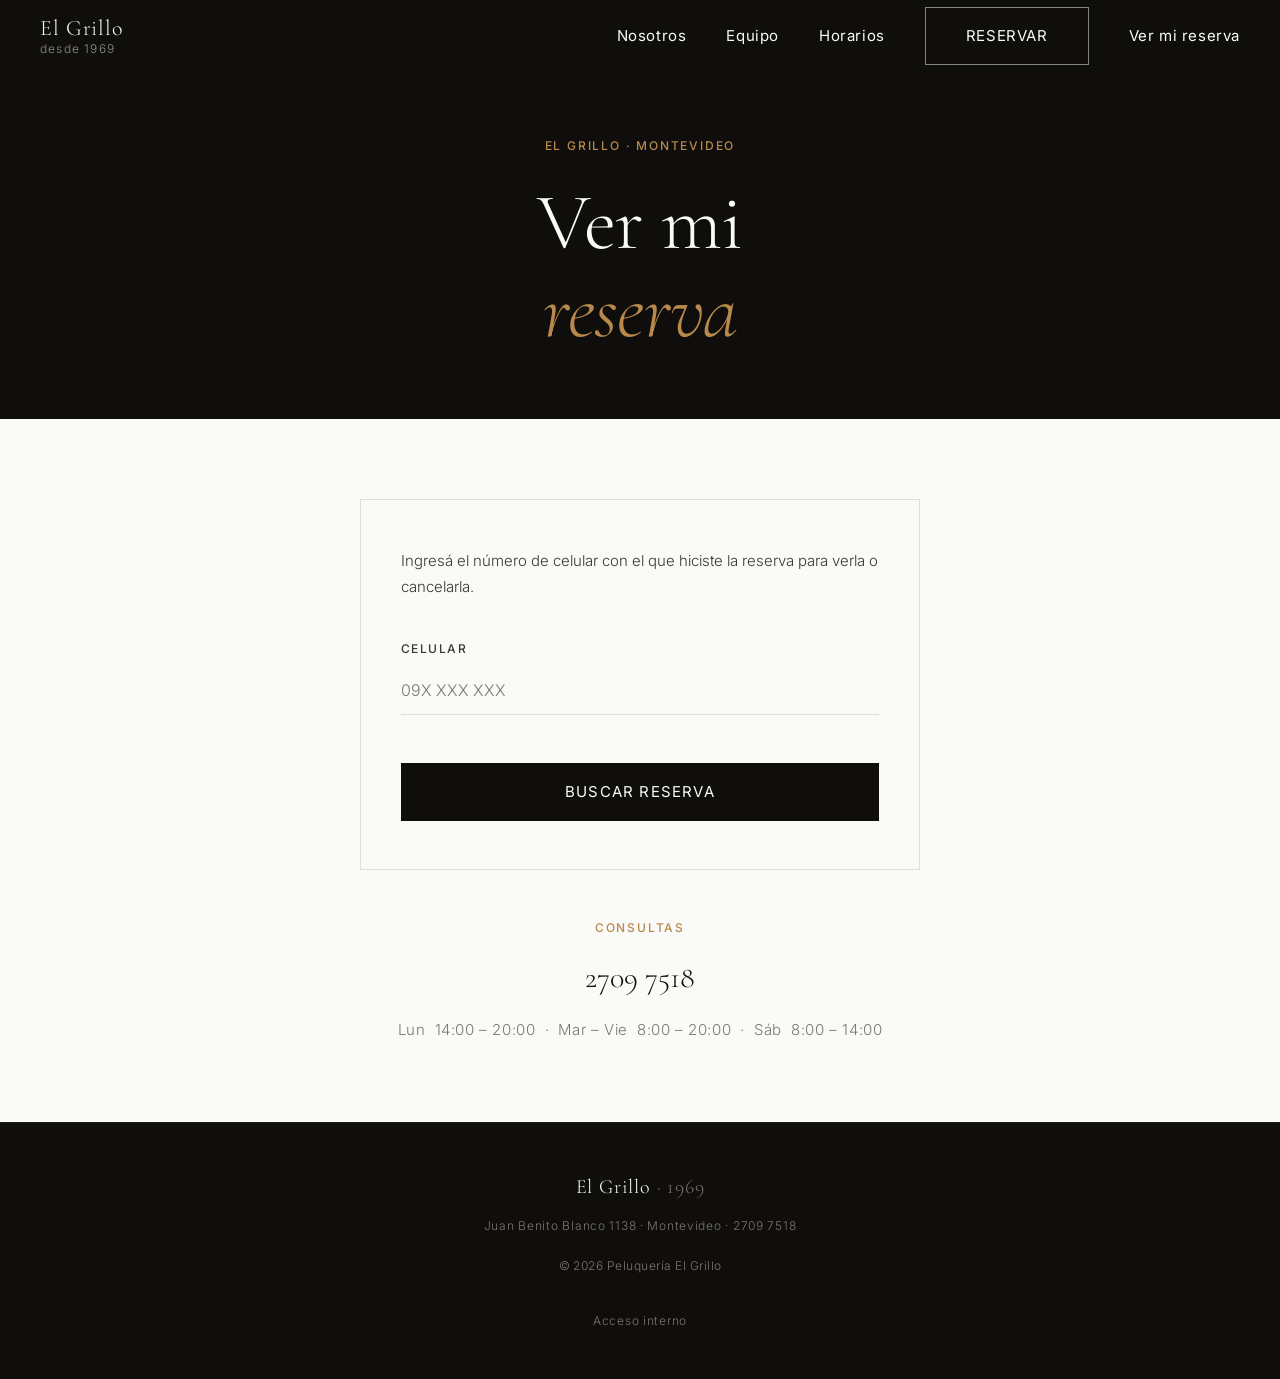
<file: cancelar.html>
<!DOCTYPE html>
<html lang="es">
<head>
  <meta charset="UTF-8">
  <meta name="viewport" content="width=device-width, initial-scale=1.0">
  <meta name="description" content="Buscá y cancelá tu turno en Peluquería El Grillo.">
  <title>Ver mi reserva — El Grillo</title>
  <link rel="icon" type="image/png" href="favicon.png">
  <link rel="apple-touch-icon" href="favicon.png">

  <link rel="preconnect" href="https://fonts.googleapis.com">
  <link rel="preconnect" href="https://fonts.gstatic.com" crossorigin>
  <link href="https://fonts.googleapis.com/css2?family=Cormorant+Garamond:ital,wght@0,300;0,400;1,300&family=Inter:wght@300;400;500&display=swap" rel="stylesheet">
  <link rel="stylesheet" href="style.css">
</head>
<body>

  <!-- ── NAV ─────────────────────────────────────────────────────────────── -->
  <header id="nav" role="banner">
    <nav class="nav__inner" aria-label="Navegación principal">

      <a class="nav__logo" href="index.html" aria-label="Peluquería El Grillo — inicio">
        <span class="nav__logo-name">El Grillo</span>
        <span class="nav__logo-sub">desde 1969</span>
      </a>

      <ul class="nav__links" role="list">
        <li><a href="index.html#nosotros">Nosotros</a></li>
        <li><a href="index.html#equipo">Equipo</a></li>
        <li><a href="index.html#horarios">Horarios</a></li>
        <li>
          <a class="btn btn--ghost" href="reservas.html">Reservar</a>
        </li>
        <li><a href="cancelar.html" aria-current="page">Ver mi reserva</a></li>
      </ul>

      <button
        class="nav__hamburger"
        aria-label="Abrir menú"
        aria-expanded="false"
        aria-controls="nav__mobile">
        <span></span>
        <span></span>
        <span></span>
      </button>

    </nav>

  </header>

  <div id="nav__mobile" class="nav__mobile" aria-hidden="true">
    <ul role="list">
      <li><a href="index.html#nosotros">Nosotros</a></li>
      <li><a href="index.html#equipo">Equipo</a></li>
      <li><a href="index.html#horarios">Horarios</a></li>
      <li>
        <a class="btn btn--primary" href="reservas.html">Reservar turno</a>
      </li>
      <li>
        <a class="nav__mobile-secondary" href="cancelar.html">Ver mi reserva</a>
      </li>
    </ul>
  </div>

  <main>

    <!-- ── PAGE HEADER ────────────────────────────────────────────────────── -->
    <div class="page-header">
      <div class="container">
        <p class="overline page-header__overline">El Grillo · Montevideo</p>
        <h1 class="page-header__title">
          Ver mi<br><em>reserva</em>
        </h1>
      </div>
    </div>

    <!-- ── SEARCH FORM ──────────────────────────────────────────────────────── -->
    <section class="booking-section">
      <div class="container">

        <div class="booking-card">
          <form
            class="booking-form"
            id="cancelarForm">

            <p style="font-size: var(--text-sm); color: var(--color-ink-muted); font-weight: 300; line-height: 1.7; margin-bottom: var(--space-2);">
              Ingresá el número de celular con el que hiciste la reserva para verla o cancelarla.
            </p>

            <div class="form-field">
              <label class="form-label" for="celular">Celular</label>
              <input
                class="form-input"
                type="tel"
                id="celular"
                name="celular"
                placeholder="09X XXX XXX"
                inputmode="numeric"
                maxlength="11"
                autocomplete="tel"
                required>
            </div>

            <button class="btn btn--primary btn--full" type="submit">
              Buscar reserva
            </button>

          </form>
        </div>

        <div style="text-align: center; margin-top: var(--space-12);">
          <p class="overline" style="margin-bottom: var(--space-4);">Consultas</p>
          <a href="tel:+59827097518" style="font-family: var(--font-display); font-size: var(--text-xl); font-weight: 300; color: var(--color-ink); transition: color 200ms;">2709 7518</a>
          <p style="margin-top: var(--space-4); font-size: var(--text-sm); color: var(--color-ink-faint); letter-spacing: 0.04em;">
            Lun &nbsp;14:00 – 20:00 &nbsp;·&nbsp; Mar – Vie &nbsp;8:00 – 20:00 &nbsp;·&nbsp; Sáb &nbsp;8:00 – 14:00
          </p>
        </div>

      </div>
    </section>

  </main>

  <!-- ── FOOTER ────────────────────────────────────────────────────────────── -->
  <footer class="footer" role="contentinfo">
    <div class="footer__inner container">
      <p class="footer__brand">El Grillo <span>· 1969</span></p>
      <p class="footer__address">Juan Benito Blanco 1138 · Montevideo · 2709 7518</p>
      <p class="footer__copy">&copy; <span id="footer-year"></span> Peluquería El Grillo</p>
      <script>document.getElementById('footer-year').textContent = new Date().getFullYear();</script>
      <a href="sistema/login.html" class="footer__sistema">Acceso interno</a>
    </div>
  </footer>

  <script src="script.js" defer></script>
  <script>
    var celularInput = document.getElementById('celular');
    celularInput.addEventListener('input', function () {
      var digits = this.value.replace(/\D/g, '').slice(0, 9);
      if (digits.length > 6)
        this.value = digits.slice(0,3) + ' ' + digits.slice(3,6) + ' ' + digits.slice(6);
      else if (digits.length > 3)
        this.value = digits.slice(0,3) + ' ' + digits.slice(3);
      else
        this.value = digits;
    });

    document.getElementById('cancelarForm').addEventListener('submit', function (e) {
      e.preventDefault();
      alert('Esta es una demo visual. La funcionalidad real requiere integración con el sistema de El Grillo.');
    });
  </script>
</body>
</html>
</file>
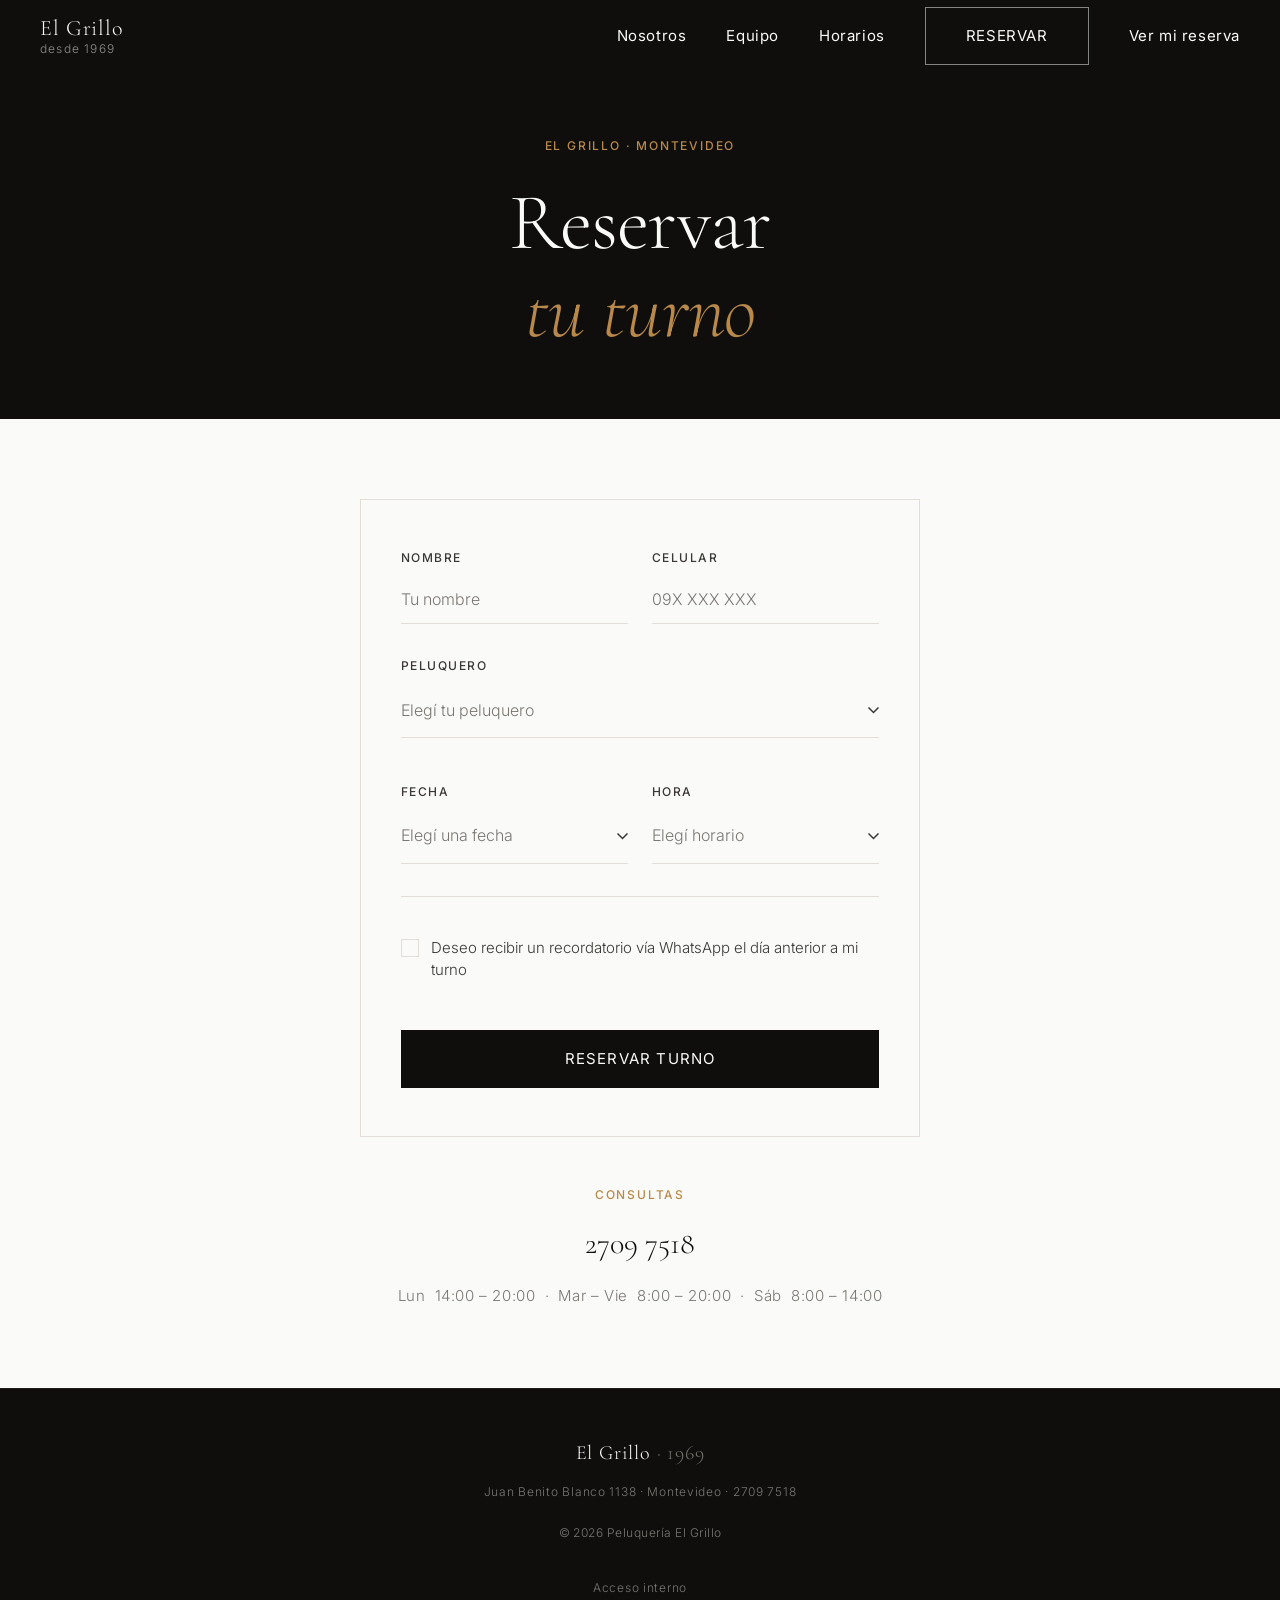
<file: reservas.html>
<!DOCTYPE html>
<html lang="es">
<head>
  <meta charset="UTF-8">
  <meta name="viewport" content="width=device-width, initial-scale=1.0">
  <meta name="description" content="Reservar turno en Peluquería El Grillo — Juan Benito Blanco 1138, Montevideo.">
  <title>Reservar Turno — El Grillo</title>
  <link rel="icon" type="image/png" href="favicon.png">
  <link rel="apple-touch-icon" href="favicon.png">

  <link rel="preconnect" href="https://fonts.googleapis.com">
  <link rel="preconnect" href="https://fonts.gstatic.com" crossorigin>
  <link href="https://fonts.googleapis.com/css2?family=Cormorant+Garamond:ital,wght@0,300;0,400;1,300&family=Inter:wght@300;400;500&display=swap" rel="stylesheet">
  <link rel="stylesheet" href="style.css">
</head>
<body>

  <!-- ── NAV ─────────────────────────────────────────────────────────────── -->
  <header id="nav" role="banner">
    <nav class="nav__inner" aria-label="Navegación principal">

      <a class="nav__logo" href="index.html" aria-label="Peluquería El Grillo — inicio">
        <span class="nav__logo-name">El Grillo</span>
        <span class="nav__logo-sub">desde 1969</span>
      </a>

      <ul class="nav__links" role="list">
        <li><a href="index.html#nosotros">Nosotros</a></li>
        <li><a href="index.html#equipo">Equipo</a></li>
        <li><a href="index.html#horarios">Horarios</a></li>
        <li>
          <a class="btn btn--ghost" href="reservas.html" aria-current="page">
            Reservar
          </a>
        </li>
        <li><a href="cancelar.html">Ver mi reserva</a></li>
      </ul>

      <button
        class="nav__hamburger"
        aria-label="Abrir menú"
        aria-expanded="false"
        aria-controls="nav__mobile">
        <span></span>
        <span></span>
        <span></span>
      </button>

    </nav>

  </header>

  <div id="nav__mobile" class="nav__mobile" aria-hidden="true">
    <ul role="list">
      <li><a href="index.html#nosotros">Nosotros</a></li>
      <li><a href="index.html#equipo">Equipo</a></li>
      <li><a href="index.html#horarios">Horarios</a></li>
      <li>
        <a class="btn btn--primary" href="reservas.html">
          Reservar turno
        </a>
      </li>
      <li>
        <a class="nav__mobile-secondary" href="cancelar.html">Ver mi reserva</a>
      </li>
    </ul>
  </div>

  <main>

    <!-- ── PAGE HEADER ────────────────────────────────────────────────────── -->
    <div class="page-header">
      <div class="container">
        <p class="overline page-header__overline">El Grillo · Montevideo</p>
        <h1 class="page-header__title">
          Reservar<br><em>tu turno</em>
        </h1>
      </div>
    </div>

    <!-- ── BOOKING FORM ───────────────────────────────────────────────────── -->
    <section class="booking-section" aria-labelledby="form-heading">
      <div class="container">

        <div class="booking-card">

          <!-- Confirmation screen (demo) -->
          <div class="booking-confirm" id="bookingConfirm" style="display:none;">
            <div class="booking-confirm__check">
              <svg class="booking-confirm__svg" viewBox="0 0 52 52" fill="none" xmlns="http://www.w3.org/2000/svg" aria-hidden="true">
                <circle class="booking-confirm__circle" cx="26" cy="26" r="24" stroke="currentColor" stroke-width="2"/>
                <path class="booking-confirm__tick" d="M14 26 L22 34 L38 18" stroke="currentColor" stroke-width="2.5" stroke-linecap="round" stroke-linejoin="round"/>
              </svg>
            </div>
            <h2 class="booking-confirm__title">¡Turno reservado!</h2>
            <p class="booking-confirm__sub">Te esperamos el</p>
            <div class="booking-confirm__detail" id="confirmDetail"></div>
            <a class="btn btn--primary" href="reservas.html" style="margin-top: var(--space-8);">Nueva reserva</a>
          </div>

          <form
            class="booking-form"
            id="bookingForm"
            novalidate>

            <!-- Nombre + Celular -->
            <div class="form-row">
              <div class="form-field">
                <label class="form-label" for="nombre">Nombre</label>
                <input
                  class="form-input"
                  type="text"
                  id="nombre"
                  name="nombre"
                  placeholder="Tu nombre"
                  autocomplete="given-name"
                  required>
                <p class="field-error" id="err-nombre">Completá tu nombre</p>
              </div>
              <div class="form-field">
                <label class="form-label" for="celular">Celular</label>
                <input
                  class="form-input"
                  type="tel"
                  id="celular"
                  name="celular"
                  placeholder="09X XXX XXX"
                  inputmode="numeric"
                  maxlength="11"
                  autocomplete="tel"
                  required>
                <p class="field-error" id="err-celular">Ingresá un celular uruguayo válido (09X XXX XXX)</p>
              </div>
            </div>

            <!-- Peluquero -->
            <div class="form-field">
              <label class="form-label" id="label-peluquero">Peluquero</label>
              <div class="custom-select" id="csBarber" role="combobox" aria-labelledby="label-peluquero">
                <button class="custom-select__trigger" type="button" aria-haspopup="listbox" aria-expanded="false">
                  <span class="custom-select__value custom-select__value--placeholder">Elegí tu peluquero</span>
                  <svg class="custom-select__chevron" width="11" height="7" viewBox="0 0 11 7" fill="none" aria-hidden="true"><path d="M1 1l4.5 4.5L10 1" stroke="currentColor" stroke-width="1.5" stroke-linecap="square"/></svg>
                </button>
                <ul class="custom-select__list" role="listbox">
                  <li class="custom-select__option" data-value="joel" role="option">Joel</li>
                  <li class="custom-select__option" data-value="gerardo" role="option">Gerardo</li>
                  <li class="custom-select__option" data-value="alejandro" role="option">Alejandro</li>
                  <li class="custom-select__option" data-value="david" role="option">David</li>
                </ul>
                <input type="hidden" id="peluquero" name="peluquero">
              </div>
              <p class="form-hint" id="peluquero-hint"></p>
              <p class="field-error" id="err-peluquero">Elegí tu peluquero</p>
            </div>

            <!-- Fecha + Hora -->
            <div class="form-row">
              <div class="form-field">
                <label class="form-label" id="label-fecha">Fecha</label>
                <div class="custom-select custom-date" id="csDate" aria-labelledby="label-fecha">
                  <button class="custom-select__trigger" type="button" aria-haspopup="dialog" aria-expanded="false">
                    <span class="custom-select__value custom-select__value--placeholder">Elegí una fecha</span>
                    <svg class="custom-select__chevron" width="11" height="7" viewBox="0 0 11 7" fill="none" aria-hidden="true"><path d="M1 1l4.5 4.5L10 1" stroke="currentColor" stroke-width="1.5" stroke-linecap="square"/></svg>
                  </button>
                  <div class="datepicker" role="dialog" aria-label="Elegí una fecha">
                    <div class="datepicker__header">
                      <button class="datepicker__nav" id="dpPrev" type="button" aria-label="Mes anterior">
                        <svg width="7" height="11" viewBox="0 0 7 11" fill="none"><path d="M6 1L1 5.5L6 10" stroke="currentColor" stroke-width="1.5" stroke-linecap="square"/></svg>
                      </button>
                      <span class="datepicker__month-label" id="dpMonthLabel"></span>
                      <button class="datepicker__nav" id="dpNext" type="button" aria-label="Mes siguiente">
                        <svg width="7" height="11" viewBox="0 0 7 11" fill="none"><path d="M1 1l5 4.5L1 10" stroke="currentColor" stroke-width="1.5" stroke-linecap="square"/></svg>
                      </button>
                    </div>
                    <div class="datepicker__grid" id="dpGrid"></div>
                  </div>
                  <input type="hidden" id="fecha" name="fecha">
                </div>
                <p class="field-error" id="err-fecha">Elegí una fecha</p>
              </div>
              <div class="form-field">
                <label class="form-label" id="label-hora">Hora</label>
                <div class="custom-select" id="csHora" role="combobox" aria-labelledby="label-hora">
                  <button class="custom-select__trigger" type="button" aria-haspopup="listbox" aria-expanded="false">
                    <span class="custom-select__value custom-select__value--placeholder">Elegí horario</span>
                    <svg class="custom-select__chevron" width="11" height="7" viewBox="0 0 11 7" fill="none" aria-hidden="true"><path d="M1 1l4.5 4.5L10 1" stroke="currentColor" stroke-width="1.5" stroke-linecap="square"/></svg>
                  </button>
                  <ul class="custom-select__list" role="listbox" id="horaList"></ul>
                  <input type="hidden" id="hora" name="hora">
                </div>
                <p class="field-error" id="err-hora">Elegí un horario</p>
              </div>
            </div>

            <div class="form-divider"></div>

            <!-- WhatsApp reminder -->
            <label class="form-check">
              <input
                class="form-check__input"
                type="checkbox"
                name="whatsapp"
                value="1">
              <span class="form-check__label">
                Deseo recibir un recordatorio vía WhatsApp el día anterior a mi turno
              </span>
            </label>

            <!-- Submit -->
            <button class="btn btn--primary btn--full" type="submit">
              Reservar turno
            </button>

          </form>

        </div>

        <!-- Business info below form -->
        <div style="text-align: center; margin-top: var(--space-12);">
          <p class="overline" style="margin-bottom: var(--space-4);">Consultas</p>
          <a href="tel:+59827097518" style="font-family: var(--font-display); font-size: var(--text-xl); font-weight: 300; color: var(--color-ink); transition: color 200ms;">2709 7518</a>
          <p style="margin-top: var(--space-4); font-size: var(--text-sm); color: var(--color-ink-faint); letter-spacing: 0.04em;">
            Lun &nbsp;14:00 – 20:00 &nbsp;·&nbsp; Mar – Vie &nbsp;8:00 – 20:00 &nbsp;·&nbsp; Sáb &nbsp;8:00 – 14:00
          </p>
        </div>

      </div>
    </section>

  </main>

  <!-- ── FOOTER ────────────────────────────────────────────────────────────── -->
  <footer class="footer" role="contentinfo">
    <div class="footer__inner container">
      <p class="footer__brand">El Grillo <span>· 1969</span></p>
      <p class="footer__address">Juan Benito Blanco 1138 · Montevideo · 2709 7518</p>
      <p class="footer__copy">&copy; <span id="footer-year"></span> Peluquería El Grillo</p>
      <script>document.getElementById('footer-year').textContent = new Date().getFullYear();</script>
      <a href="sistema/login.html" class="footer__sistema">Acceso interno</a>
    </div>
  </footer>

  <script src="script.js" defer></script>
  <script>
    var DAYS_ES      = ['Domingo','Lunes','Martes','Miércoles','Jueves','Viernes','Sábado'];
    var MONTHS_ES    = ['enero','febrero','marzo','abril','mayo','junio','julio','agosto','septiembre','octubre','noviembre','diciembre'];
    var MONTHS_FULL  = ['Enero','Febrero','Marzo','Abril','Mayo','Junio','Julio','Agosto','Septiembre','Octubre','Noviembre','Diciembre'];
    var DOW_SHORT    = ['LU','MA','MI','JU','VI','SA','DO'];
    var noGirls      = { joel: true, david: true };

    /* ── Shared close helper ────────────────────────────────────────────── */
    function closeAllSelects() {
      document.querySelectorAll('.custom-select.is-open').forEach(function (cs) {
        cs.classList.remove('is-open');
        cs.querySelector('.custom-select__trigger').setAttribute('aria-expanded', 'false');
      });
    }
    document.addEventListener('click', closeAllSelects);

    /* ── Custom select (barber + hora) ──────────────────────────────────── */
    function initCustomSelects() {
      document.querySelectorAll('.custom-select:not(.custom-date)').forEach(function (cs) {
        cs.querySelector('.custom-select__trigger').addEventListener('click', function (e) {
          e.stopPropagation();
          var isOpen = cs.classList.contains('is-open');
          closeAllSelects();
          if (!isOpen) { cs.classList.add('is-open'); this.setAttribute('aria-expanded', 'true'); }
        });
        cs.querySelector('.custom-select__list').addEventListener('click', function (e) {
          var opt = e.target.closest('[data-value]');
          if (!opt) return;
          pickOption(cs, opt.dataset.value, opt.textContent.trim());
        });
      });
    }

    function pickOption(cs, val, label) {
      var valueEl = cs.querySelector('.custom-select__value');
      var hidden  = cs.querySelector('input[type="hidden"]');
      cs.querySelectorAll('[data-value]').forEach(function (o) { o.classList.remove('is-selected'); });
      var sel = cs.querySelector('[data-value="' + val + '"]');
      if (sel) sel.classList.add('is-selected');
      valueEl.textContent = label;
      valueEl.classList.remove('custom-select__value--placeholder');
      hidden.value = val;
      hidden.dispatchEvent(new Event('change', { bubbles: true }));
      closeAllSelects();
    }

    /* ── Barber hint ────────────────────────────────────────────────────── */
    document.getElementById('peluquero').addEventListener('change', function () {
      document.getElementById('peluquero-hint').textContent =
        noGirls[this.value] ? 'Este peluquero no atiende niñas.' : '';
    });

    /* ── Hora options ───────────────────────────────────────────────────── */
    function buildHoraOptions(dow) {
      var list = document.getElementById('horaList');
      list.innerHTML = '';
      for (var h = 8; h <= 19; h++) {
        [0, 30].forEach(function (m) {
          if (dow === 6 && h >= 14) return;
          if (dow === 1 && h < 14) return;
          var val = String(h).padStart(2,'0') + ':' + String(m).padStart(2,'0');
          var li  = document.createElement('li');
          li.className = 'custom-select__option';
          li.setAttribute('role', 'option');
          li.setAttribute('data-value', val);
          li.textContent = val;
          list.appendChild(li);
        });
      }
    }

    /* Rebuild hora when date changes */
    document.getElementById('fecha').addEventListener('change', function () {
      var dow    = new Date(this.value + 'T12:00:00').getDay();
      var csHora = document.getElementById('csHora');
      var vEl    = csHora.querySelector('.custom-select__value');
      vEl.textContent = 'Elegí horario';
      vEl.classList.add('custom-select__value--placeholder');
      document.getElementById('hora').value = '';
      buildHoraOptions(dow);
    });

    /* ── Custom date picker ─────────────────────────────────────────────── */
    var dpYear, dpMonth, dpSelected;
    var todayD = new Date(); todayD.setHours(0, 0, 0, 0);

    function initDatePicker() {
      dpYear  = todayD.getFullYear();
      dpMonth = todayD.getMonth();

      var csDate  = document.getElementById('csDate');
      var trigger = csDate.querySelector('.custom-select__trigger');

      trigger.addEventListener('click', function (e) {
        e.stopPropagation();
        var isOpen = csDate.classList.contains('is-open');
        closeAllSelects();
        if (!isOpen) {
          csDate.classList.add('is-open');
          trigger.setAttribute('aria-expanded', 'true');
        }
      });

      document.getElementById('dpPrev').addEventListener('click', function (e) {
        e.stopPropagation();
        if (dpMonth === 0) { dpMonth = 11; dpYear--; } else dpMonth--;
        buildCalendar();
      });

      document.getElementById('dpNext').addEventListener('click', function (e) {
        e.stopPropagation();
        if (dpMonth === 11) { dpMonth = 0; dpYear++; } else dpMonth++;
        buildCalendar();
      });

      document.getElementById('dpGrid').addEventListener('click', function (e) {
        var btn = e.target.closest('.datepicker__day:not(.is-disabled):not(.is-empty)');
        if (!btn) return;
        e.stopPropagation();
        selectDate(dpYear, dpMonth, parseInt(btn.dataset.day, 10));
      });

      buildCalendar();
    }

    function buildCalendar() {
      document.getElementById('dpMonthLabel').textContent = MONTHS_FULL[dpMonth] + ' de ' + dpYear;
      var grid = document.getElementById('dpGrid');
      grid.innerHTML = '';

      DOW_SHORT.forEach(function (d) {
        var cell = document.createElement('div');
        cell.className = 'datepicker__dow';
        cell.textContent = d;
        grid.appendChild(cell);
      });

      var firstDow = new Date(dpYear, dpMonth, 1).getDay();
      var offset   = firstDow === 0 ? 6 : firstDow - 1;
      for (var i = 0; i < offset; i++) {
        var em = document.createElement('div');
        em.className = 'datepicker__day is-empty';
        grid.appendChild(em);
      }

      var daysInMonth = new Date(dpYear, dpMonth + 1, 0).getDate();
      for (var d = 1; d <= daysInMonth; d++) {
        var date = new Date(dpYear, dpMonth, d);
        date.setHours(0, 0, 0, 0);
        var str  = dpYear + '-' + String(dpMonth + 1).padStart(2,'0') + '-' + String(d).padStart(2,'0');
        var dow  = date.getDay();

        var btn = document.createElement('button');
        btn.className = 'datepicker__day';
        btn.type = 'button';
        btn.setAttribute('data-day', d);
        btn.textContent = d;

        if (date < todayD || dow === 0) btn.classList.add('is-disabled');
        if (date.getTime() === todayD.getTime()) btn.classList.add('is-today');
        if (str === dpSelected) btn.classList.add('is-selected');

        grid.appendChild(btn);
      }
    }

    function selectDate(year, month, day) {
      var str  = year + '-' + String(month + 1).padStart(2,'0') + '-' + String(day).padStart(2,'0');
      var date = new Date(year, month, day);
      dpSelected = str;

      var vEl = document.getElementById('csDate').querySelector('.custom-select__value');
      vEl.textContent = DAYS_ES[date.getDay()] + ' ' + day + ' de ' + MONTHS_ES[month];
      vEl.classList.remove('custom-select__value--placeholder');

      document.getElementById('fecha').value = str;
      document.getElementById('fecha').dispatchEvent(new Event('change', { bubbles: true }));

      buildCalendar();
      closeAllSelects();
    }

    /* ── Phone formatting (09X XXX XXX) ────────────────────────────────── */
    var celularInput = document.getElementById('celular');
    celularInput.addEventListener('input', function () {
      var digits = this.value.replace(/\D/g, '').slice(0, 9);
      if (digits.length >= 2 && digits.slice(0, 2) !== '09') {
        digits = '09' + digits.slice(2);
      }
      if (digits.length === 1 && digits !== '0') {
        digits = '0';
      }
      if (digits.length > 6)
        this.value = digits.slice(0,3) + ' ' + digits.slice(3,6) + ' ' + digits.slice(6);
      else if (digits.length > 3)
        this.value = digits.slice(0,3) + ' ' + digits.slice(3);
      else
        this.value = digits;
    });

    /* ── Field error helpers ────────────────────────────────────────────── */
    function showError(id) {
      var el = document.getElementById('err-' + id);
      if (el) { el.style.display = 'block'; el.classList.add('is-visible'); }
    }
    function clearError(id) {
      var el = document.getElementById('err-' + id);
      if (el) { el.style.display = ''; el.classList.remove('is-visible'); }
    }
    function clearAllErrors() {
      document.querySelectorAll('.field-error').forEach(function (el) {
        el.style.display = '';
        el.classList.remove('is-visible');
      });
    }

    /* Clear errors as user fixes each field */
    document.getElementById('nombre').addEventListener('input',   function () { if (this.value.trim()) clearError('nombre'); });
    document.getElementById('celular').addEventListener('input',  function () { if (this.value.trim()) clearError('celular'); });
    document.getElementById('peluquero').addEventListener('change', function () { clearError('peluquero'); });
    document.getElementById('fecha').addEventListener('change',   function () { clearError('fecha'); });
    document.getElementById('hora').addEventListener('change',    function () { clearError('hora'); });

    /* ── Demo: intercept submit, show confirmation, send nothing ────────── */
    document.getElementById('bookingForm').addEventListener('submit', function (e) {
      e.preventDefault();
      clearAllErrors();

      var nombre   = document.getElementById('nombre').value.trim();
      var celular  = document.getElementById('celular').value.trim();
      var barberId = document.getElementById('peluquero').value;
      var fecha    = document.getElementById('fecha').value;
      var hora     = document.getElementById('hora').value;

      var hasError = false;
      if (!hora)     { showError('hora');      hasError = true; }
      if (!fecha)    { showError('fecha');     hasError = true; }
      if (!barberId) { showError('peluquero'); hasError = true; }
      var celularDigits = celular.replace(/\D/g, '');
      if (!celular || celularDigits.length !== 9 || celularDigits.slice(0, 2) !== '09') { showError('celular'); hasError = true; }
      if (!nombre)   { showError('nombre');    hasError = true; }

      if (hasError) {
        var first = document.querySelector('.field-error.is-visible');
        if (first) first.scrollIntoView({ behavior: 'smooth', block: 'center' });
        return;
      }

      var BARBER_NAMES = { joel: 'Joel', gerardo: 'Gerardo', alejandro: 'Alejandro', david: 'David' };
      try {
        var apt = {
          id: 'apt_' + Date.now() + '_' + Math.random().toString(36).slice(2, 7),
          barberId: barberId,
          clientName: nombre,
          clientPhone: celular,
          date: fecha,
          time: hora,
          status: 'pending',
          whatsapp: document.querySelector('[name="whatsapp"]').checked,
          notes: '',
          createdAt: new Date().toISOString()
        };
        var existing = JSON.parse(localStorage.getItem('elgrillo_appointments') || '[]');
        existing.push(apt);
        localStorage.setItem('elgrillo_appointments', JSON.stringify(existing));
      } catch (e) {}

      var d = new Date(fecha + 'T12:00:00');
      document.getElementById('confirmDetail').innerHTML =
        '<strong>' + DAYS_ES[d.getDay()] + ' ' + d.getDate() + ' de ' + MONTHS_ES[d.getMonth()] + '</strong>' +
        ' a las <strong>' + hora + '</strong><br>con <strong>' + (BARBER_NAMES[barberId] || barberId) + '</strong>';

      document.getElementById('bookingForm').style.display = 'none';
      var confirmEl = document.getElementById('bookingConfirm');
      confirmEl.style.display = '';
      confirmEl.classList.add('is-visible');
    });

    /* ── Init ───────────────────────────────────────────────────────────── */
    initCustomSelects();
    initDatePicker();
    buildHoraOptions(new Date().getDay());
  </script>
</body>
</html>
</file>
<file: style.css>
@import url('https://fonts.googleapis.com/css2?family=Cormorant+Garamond:ital,wght@0,300;0,400;1,300&family=Inter:wght@300;400;500&display=swap');

/* ─── Custom Properties ─────────────────────────────────────────────────── */
:root {
  --color-ink:         #0F0E0C;
  --color-ink-muted:   #3A3835;
  --color-ink-faint:   #7A7773;
  --color-surface:     #FAFAF8;
  --color-surface-2:   #F0EDE8;
  --color-border:      #E2DDD6;
  --color-accent:      #B8894A;
  --color-accent-dark: #8C6835;

  --font-display: 'Cormorant Garamond', Georgia, serif;
  --font-body:    'Inter', system-ui, sans-serif;

  --text-xs:   clamp(0.6875rem, 0.65rem + 0.19vw, 0.75rem);
  --text-sm:   clamp(0.8125rem, 0.75rem + 0.31vw, 0.9375rem);
  --text-base: clamp(0.9375rem, 0.875rem + 0.31vw, 1rem);
  --text-lg:   clamp(1.0625rem, 0.9375rem + 0.63vw, 1.25rem);
  --text-xl:   clamp(1.25rem, 1rem + 1.25vw, 1.875rem);
  --text-2xl:  clamp(1.75rem, 1.25rem + 2.5vw, 2.875rem);
  --text-3xl:  clamp(2.5rem, 1.5rem + 5vw, 5rem);
  --text-hero: clamp(3.5rem, 1.5rem + 10vw, 9rem);

  --space-1:  0.25rem;
  --space-2:  0.5rem;
  --space-3:  0.75rem;
  --space-4:  1rem;
  --space-5:  1.25rem;
  --space-6:  1.5rem;
  --space-8:  2rem;
  --space-10: 2.5rem;
  --space-12: 3rem;
  --space-16: 4rem;
  --space-20: 5rem;
  --space-24: 6rem;
  --space-32: 8rem;
  --space-40: 10rem;

  --ease-out-expo: cubic-bezier(0.16, 1, 0.3, 1);
  --ease-in-out:   cubic-bezier(0.4, 0, 0.2, 1);
  --dur-fast:    200ms;
  --dur-base:    400ms;
  --dur-slow:    700ms;
  --dur-reveal:  900ms;

  --nav-h: 72px;
}

/* ─── Reset ─────────────────────────────────────────────────────────────── */
*, *::before, *::after {
  box-sizing: border-box;
  margin: 0;
  padding: 0;
}

html {
  -webkit-text-size-adjust: 100%;
  scroll-behavior: smooth;
}

body {
  background: var(--color-surface);
  color: var(--color-ink);
  font-family: var(--font-body);
  font-weight: 300;
  font-size: var(--text-base);
  line-height: 1.6;
  -webkit-font-smoothing: antialiased;
  -moz-osx-font-smoothing: grayscale;
  overflow-x: hidden;
}

img, video { display: block; max-width: 100%; }
a { color: inherit; text-decoration: none; }
ul, ol { list-style: none; }
address { font-style: normal; }
button { cursor: pointer; background: none; border: none; font: inherit; }

/* ─── Utilities ─────────────────────────────────────────────────────────── */
.container {
  width: 100%;
  max-width: 1200px;
  margin-inline: auto;
  padding-inline: var(--space-6);
}

.section {
  padding-block: var(--space-24);
}

.section--alt {
  background: var(--color-surface-2);
}

.overline {
  font-family: var(--font-body);
  font-size: var(--text-xs);
  font-weight: 500;
  letter-spacing: 0.15em;
  text-transform: uppercase;
  color: var(--color-accent);
}

.accent-rule {
  width: 40px;
  height: 1px;
  background: var(--color-accent);
  margin-top: var(--space-4);
  margin-bottom: var(--space-6);
}

/* ─── Buttons ────────────────────────────────────────────────────────────── */
.btn {
  display: inline-block;
  font-family: var(--font-body);
  font-size: var(--text-sm);
  font-weight: 400;
  letter-spacing: 0.08em;
  text-transform: uppercase;
  padding: 1rem 2.5rem;
  border: 1px solid currentColor;
  transition:
    background var(--dur-fast) var(--ease-in-out),
    color var(--dur-fast) var(--ease-in-out),
    border-color var(--dur-fast) var(--ease-in-out);
}

.btn--primary {
  background: var(--color-ink);
  color: var(--color-surface);
  border-color: var(--color-ink);
}
.btn--primary:hover {
  background: transparent;
  color: var(--color-ink);
  border-color: var(--color-ink);
}

.btn--ghost {
  background: transparent;
  color: var(--color-ink);
  border-color: var(--color-ink);
}
.btn--ghost:hover {
  background: var(--color-ink);
  color: var(--color-surface);
}

/* White button for use on dark backgrounds */
.btn--light {
  background: var(--color-surface);
  color: var(--color-ink);
  border-color: var(--color-surface);
}
.btn--light:hover {
  background: transparent;
  color: var(--color-surface);
  border-color: var(--color-surface);
}

.btn--large {
  font-size: var(--text-base);
  padding: 1.25rem 3.5rem;
}

.btn--full {
  width: 100%;
  text-align: center;
}

/* ─── Focus ──────────────────────────────────────────────────────────────── */
:focus-visible {
  outline: 2px solid var(--color-accent);
  outline-offset: 3px;
}

/* ─── NAV ────────────────────────────────────────────────────────────────── */
#nav {
  position: fixed;
  inset: 0 0 auto 0;
  z-index: 100;
  transition:
    background var(--dur-base) var(--ease-out-expo),
    border-color var(--dur-base) var(--ease-out-expo),
    backdrop-filter var(--dur-base) var(--ease-out-expo);
  border-bottom: 1px solid transparent;
}

#nav.nav--scrolled {
  background: rgba(250, 250, 248, 0.88);
  backdrop-filter: blur(20px) saturate(180%);
  -webkit-backdrop-filter: blur(20px) saturate(180%);
  border-bottom-color: var(--color-border);
}


.nav__inner {
  display: flex;
  align-items: center;
  justify-content: space-between;
  height: var(--nav-h);
  padding-inline: var(--space-10);
}

.nav__logo {
  display: flex;
  flex-direction: column;
  line-height: 1.15;
  gap: 1px;
}

/* Default: nav over dark hero photo → white text */
.nav__logo-name {
  font-family: var(--font-display);
  font-weight: 300;
  font-size: 1.375rem;
  letter-spacing: 0.04em;
  color: var(--color-surface);
  transition: color var(--dur-base) var(--ease-out-expo);
}

.nav__logo-sub {
  font-family: var(--font-body);
  font-size: var(--text-xs);
  font-weight: 300;
  letter-spacing: 0.1em;
  color: rgba(250, 250, 248, 0.55);
  transition: color var(--dur-base) var(--ease-out-expo);
}

/* Scrolled: frosted glass → dark text */
#nav.nav--scrolled .nav__logo-name {
  color: var(--color-ink);
}
#nav.nav--scrolled .nav__logo-sub {
  color: var(--color-ink-faint);
}

.nav__links {
  display: none;
  align-items: center;
  gap: var(--space-10);
}

.nav__links a {
  font-size: var(--text-sm);
  font-weight: 400;
  letter-spacing: 0.04em;
  position: relative;
  color: var(--color-surface);
  transition: color var(--dur-base) var(--ease-out-expo);
}

#nav.nav--scrolled .nav__links a {
  color: var(--color-ink);
}

.nav__links a:not(.btn)::after {
  content: '';
  position: absolute;
  bottom: -2px;
  left: 0;
  width: 100%;
  height: 1px;
  background: var(--color-accent);
  transform: scaleX(0);
  transform-origin: left;
  transition: transform var(--dur-fast) var(--ease-in-out);
}

.nav__links a:not(.btn):hover::after {
  transform: scaleX(1);
}

/* Nav ghost button: white over dark hero, dark when scrolled */
.nav__links .btn--ghost {
  color: var(--color-surface);
  border-color: rgba(250, 250, 248, 0.5);
}
.nav__links .btn--ghost:hover {
  background: var(--color-surface);
  color: var(--color-ink);
  border-color: var(--color-surface);
}
#nav.nav--scrolled .nav__links .btn--ghost {
  color: var(--color-ink);
  border-color: var(--color-ink);
}
#nav.nav--scrolled .nav__links .btn--ghost:hover {
  background: var(--color-ink);
  color: var(--color-surface);
}

.nav__hamburger {
  display: flex;
  flex-direction: column;
  gap: 5px;
  padding: var(--space-2);
  z-index: 110;
}

.nav__hamburger span {
  display: block;
  width: 22px;
  height: 1px;
  background: var(--color-surface);
  transition:
    transform var(--dur-base) var(--ease-out-expo),
    opacity var(--dur-fast) var(--ease-in-out),
    background var(--dur-base) var(--ease-out-expo);
}

#nav.nav--scrolled .nav__hamburger span {
  background: var(--color-ink);
}

#nav.nav--open .nav__hamburger span:nth-child(1) {
  transform: translateY(6px) rotate(45deg);
}
#nav.nav--open .nav__hamburger span:nth-child(2) {
  opacity: 0;
}
#nav.nav--open .nav__hamburger span:nth-child(3) {
  transform: translateY(-6px) rotate(-45deg);
}
#nav.nav--open .nav__hamburger span {
  background: var(--color-ink);
}

/* Mobile drawer */
.nav__mobile {
  position: fixed;
  inset: 0;
  background: var(--color-surface);
  z-index: 99;
  display: flex;
  flex-direction: column;
  justify-content: center;
  align-items: center;
  gap: var(--space-8);
  opacity: 0;
  pointer-events: none;
  transform: scale(0.97);
  will-change: opacity, transform;
  transition:
    opacity var(--dur-base) var(--ease-out-expo),
    transform var(--dur-base) var(--ease-out-expo);
}

.nav__mobile--open {
  opacity: 1;
  pointer-events: all;
  transform: scale(1);
}

.nav__mobile ul {
  display: flex;
  flex-direction: column;
  align-items: center;
  gap: var(--space-8);
}

.nav__mobile li {
  opacity: 0;
  transform: translateY(10px);
  transition:
    opacity var(--dur-base) var(--ease-out-expo),
    transform var(--dur-base) var(--ease-out-expo);
}

.nav__mobile--open li {
  opacity: 1;
  transform: translateY(0);
}

.nav__mobile--open li:nth-child(1) { transition-delay: 80ms; }
.nav__mobile--open li:nth-child(2) { transition-delay: 140ms; }
.nav__mobile--open li:nth-child(3) { transition-delay: 200ms; }
.nav__mobile--open li:nth-child(4) { transition-delay: 260ms; }
.nav__mobile--open li:nth-child(5) { transition-delay: 300ms; }

.nav__mobile a {
  font-family: var(--font-display);
  font-size: var(--text-3xl);
  font-weight: 300;
  letter-spacing: 0.02em;
  color: var(--color-ink);
}

.nav__mobile a:not(.btn) {
  position: relative;
  transition:
    color var(--dur-fast) var(--ease-in-out),
    letter-spacing var(--dur-base) var(--ease-out-expo);
}

.nav__mobile a:not(.btn)::after {
  content: '';
  position: absolute;
  bottom: -3px;
  left: 0;
  width: 100%;
  height: 1px;
  background: var(--color-accent);
  transform: scaleX(0);
  transform-origin: left;
  transition: transform var(--dur-fast) var(--ease-in-out);
}

.nav__mobile a:not(.btn):hover,
.nav__mobile a:not(.btn):active {
  color: var(--color-accent);
  letter-spacing: 0.06em;
}

.nav__mobile a:not(.btn):hover::after,
.nav__mobile a:not(.btn):active::after {
  transform: scaleX(1);
}

.nav__mobile a.btn {
  font-family: var(--font-body);
  font-size: var(--text-base);
  margin-top: var(--space-4);
}

.nav__mobile a.btn--primary {
  color: var(--color-surface);
}

.nav__mobile a.nav__mobile-secondary {
  font-family: var(--font-body);
  font-size: var(--text-sm);
  font-weight: 400;
  letter-spacing: 0.08em;
  text-transform: uppercase;
  color: var(--color-ink-faint);
  transition: color var(--dur-fast) var(--ease-in-out);
}

.nav__mobile a.nav__mobile-secondary:hover,
.nav__mobile a.nav__mobile-secondary:active {
  color: var(--color-ink);
}

/* ─── HERO ───────────────────────────────────────────────────────────────── */
.hero {
  min-height: 100svh;
  display: grid;
  place-content: center;
  padding-block: var(--space-40) var(--space-24);
  position: relative;
  overflow: hidden;
  background: var(--color-ink);
}

/* Full-bleed background photo */
.hero__bg {
  position: absolute;
  inset: 0;
  width: 100%;
  height: 100%;
  object-fit: cover;
  object-position: center 30%;
  z-index: 0;
}

/* Gradient overlay for text legibility */
.hero__overlay {
  position: absolute;
  inset: 0;
  z-index: 1;
  background: linear-gradient(
    105deg,
    rgba(15, 14, 12, 0.82) 0%,
    rgba(15, 14, 12, 0.55) 55%,
    rgba(15, 14, 12, 0.28) 100%
  );
}

.hero__inner {
  position: relative;
  z-index: 2;
  max-width: 900px;
}

.hero__overline {
  margin-bottom: var(--space-6);
}

.hero__title {
  font-family: var(--font-display);
  font-size: var(--text-hero);
  font-weight: 300;
  line-height: 1.0;
  letter-spacing: -0.02em;
  color: var(--color-surface);
  margin-bottom: var(--space-8);
}

.hero__title em {
  font-style: italic;
  color: var(--color-accent);
}

.hero__sub {
  font-family: var(--font-body);
  font-size: var(--text-sm);
  font-weight: 300;
  letter-spacing: 0.12em;
  text-transform: uppercase;
  color: rgba(250, 250, 248, 0.65);
  margin-bottom: var(--space-12);
}

.hero__scroll {
  position: absolute;
  bottom: var(--space-10);
  left: 50%;
  transform: translateX(-50%);
  display: flex;
  flex-direction: column;
  align-items: center;
  z-index: 2;
}

.hero__scroll-line {
  width: 1px;
  height: 48px;
  background: linear-gradient(to bottom, rgba(250, 250, 248, 0.4), transparent);
  animation: scroll-pulse 2s ease-in-out infinite;
}

@keyframes scroll-pulse {
  0%, 100% { opacity: 0.4; transform: scaleY(0.7); transform-origin: top; }
  50%       { opacity: 1;   transform: scaleY(1);   transform-origin: top; }
}

/* ─── IMAGE STRIPE ───────────────────────────────────────────────────────── */
.img-stripe {
  height: clamp(260px, 38vh, 480px);
  overflow: hidden;
}

.img-stripe img {
  width: 100%;
  height: 100%;
  object-fit: cover;
  object-position: center 40%;
  display: block;
}

/* ─── GALLERY ────────────────────────────────────────────────────────────── */
.gallery {
  display: grid;
  grid-template-columns: repeat(3, 1fr);
  height: clamp(240px, 42vh, 520px);
}

.gallery__item {
  overflow: hidden;
}

.gallery__item img {
  width: 100%;
  height: 100%;
  object-fit: cover;
  display: block;
  transition: transform 700ms var(--ease-out-expo);
}

.gallery__item:hover img {
  transform: scale(1.05);
}

/* ─── ABOUT ──────────────────────────────────────────────────────────────── */
.about__inner {
  display: grid;
  grid-template-columns: 1fr;
  gap: var(--space-10);
}

.about__title {
  font-family: var(--font-display);
  font-size: var(--text-3xl);
  font-weight: 300;
  line-height: 1.1;
  letter-spacing: -0.01em;
  margin-bottom: var(--space-8);
}

.about__body {
  font-size: var(--text-lg);
  line-height: 1.8;
  max-width: 56ch;
  color: var(--color-ink-muted);
}

/* ─── TEAM ───────────────────────────────────────────────────────────────── */
.team__header {
  margin-bottom: var(--space-12);
}

.team__title {
  font-family: var(--font-display);
  font-size: var(--text-3xl);
  font-weight: 300;
  letter-spacing: -0.01em;
  line-height: 1.1;
}

.team__grid {
  display: grid;
  grid-template-columns: repeat(2, 1fr);
  gap: var(--space-4);
}

.team__card {
  padding: 0;
  border: 1px solid var(--color-border);
  background: var(--color-surface);
  overflow: hidden;
  transition:
    transform var(--dur-fast) var(--ease-in-out),
    box-shadow var(--dur-fast) var(--ease-in-out);
}

.team__card:hover {
  transform: translateY(-4px);
  box-shadow: 0 12px 32px rgba(15, 14, 12, 0.07);
}

/* Portrait photo fills top of card */
.team__photo {
  width: 100%;
  aspect-ratio: 3 / 4;
  overflow: hidden;
  margin: 0;
}

.team__photo img {
  width: 100%;
  height: 100%;
  object-fit: cover;
  object-position: center top;
  display: block;
  transition: transform var(--dur-base) var(--ease-out-expo);
}

.team__card:hover .team__photo img {
  transform: scale(1.04);
}

/* Card text area below photo */
.team__card-body {
  padding: var(--space-5) var(--space-5) var(--space-6);
}

.team__name {
  font-family: var(--font-display);
  font-size: var(--text-xl);
  font-weight: 300;
  letter-spacing: 0.01em;
  line-height: 1.2;
  margin-bottom: var(--space-1);
}

.team__role {
  font-size: var(--text-xs);
  font-weight: 400;
  letter-spacing: 0.12em;
  text-transform: uppercase;
  color: var(--color-accent);
}

/* Stagger reveal delays */
.team__card:nth-child(1) { transition-delay: 0ms; }
.team__card:nth-child(2) { transition-delay: 60ms; }
.team__card:nth-child(3) { transition-delay: 120ms; }
.team__card:nth-child(4) { transition-delay: 180ms; }
.team__card:nth-child(5) { transition-delay: 240ms; }
.team__card:nth-child(6) { transition-delay: 300ms; }

/* ─── INFO (Hours & Location) ────────────────────────────────────────────── */
.info__inner {
  display: grid;
  grid-template-columns: 1fr;
  gap: var(--space-16);
}

.info__title {
  font-family: var(--font-display);
  font-size: var(--text-3xl);
  font-weight: 300;
  letter-spacing: -0.01em;
  line-height: 1.1;
  margin-bottom: var(--space-10);
}

.hours__list {
  display: flex;
  flex-direction: column;
  gap: 0;
}

.hours__row {
  display: flex;
  justify-content: space-between;
  align-items: baseline;
  gap: var(--space-8);
  padding-block: var(--space-4);
  border-bottom: 1px solid var(--color-border);
}

.hours__row:first-child {
  border-top: 1px solid var(--color-border);
}

.hours__row dt {
  color: var(--color-ink-muted);
  font-weight: 300;
  font-size: var(--text-base);
}

.hours__row dd {
  font-weight: 400;
  font-size: var(--text-base);
  font-variant-numeric: tabular-nums;
}

.hours__row--closed dd {
  color: var(--color-ink-faint);
}

.info__location-label {
  margin-bottom: var(--space-6);
}

.info__address {
  font-size: var(--text-lg);
  line-height: 1.7;
  color: var(--color-ink-muted);
  margin-bottom: var(--space-8);
}

.info__phone {
  display: inline-block;
  font-family: var(--font-display);
  font-size: var(--text-2xl);
  font-weight: 300;
  letter-spacing: 0.02em;
  color: var(--color-ink);
  transition: color var(--dur-fast) var(--ease-in-out);
}

.info__phone:hover {
  color: var(--color-accent);
}

/* ─── CTA BAND ───────────────────────────────────────────────────────────── */
.cta-band {
  background: var(--color-ink);
  color: var(--color-surface);
  text-align: center;
  padding-block: var(--space-32);
}

.cta-band__overline {
  margin-bottom: var(--space-6);
}

.cta-band__title {
  font-family: var(--font-display);
  font-size: var(--text-3xl);
  font-weight: 300;
  letter-spacing: -0.01em;
  line-height: 1.1;
  margin-bottom: var(--space-12);
}

.cta-band__title em {
  font-style: italic;
  color: var(--color-accent);
}

.cta-band .btn--primary {
  background: var(--color-accent);
  border-color: var(--color-accent);
  color: var(--color-ink);
}

.cta-band .btn--primary:hover {
  background: var(--color-accent-dark);
  border-color: var(--color-accent-dark);
  color: var(--color-surface);
}

/* ─── FOOTER ─────────────────────────────────────────────────────────────── */
.footer {
  background: var(--color-ink);
  color: var(--color-ink-faint);
  padding-block: var(--space-12);
  border-top: 1px solid rgba(255, 255, 255, 0.06);
}

.footer__inner {
  display: flex;
  flex-direction: column;
  align-items: center;
  gap: var(--space-3);
  text-align: center;
}

.footer__brand {
  font-family: var(--font-display);
  font-size: var(--text-lg);
  font-weight: 300;
  color: var(--color-surface);
  letter-spacing: 0.04em;
}

.footer__brand span {
  color: var(--color-ink-faint);
  font-weight: 300;
}

.footer__address {
  font-size: var(--text-xs);
  letter-spacing: 0.06em;
  line-height: 1.8;
}

.footer__copy {
  font-size: var(--text-xs);
  letter-spacing: 0.04em;
  margin-top: var(--space-2);
}

.footer__sistema {
  display: inline-block;
  margin-top: var(--space-6);
  font-size: var(--text-xs);
  letter-spacing: 0.06em;
  color: var(--color-ink-faint);
  text-decoration: none;
  transition: color 200ms;
}
.footer__sistema:hover { color: var(--color-surface); }

/* ─── PAGE HEADER (reservas.html) ────────────────────────────────────────── */
.page-header {
  background: var(--color-ink);
  color: var(--color-surface);
  padding-top: calc(var(--nav-h) + var(--space-16));
  padding-bottom: var(--space-16);
  text-align: center;
}

.page-header__overline {
  margin-bottom: var(--space-6);
}

.page-header__title {
  font-family: var(--font-display);
  font-size: var(--text-3xl);
  font-weight: 300;
  letter-spacing: -0.01em;
  line-height: 1.1;
}

.page-header__title em {
  font-style: italic;
  color: var(--color-accent);
}

/* ─── BOOKING FORM ───────────────────────────────────────────────────────── */
.booking-section {
  padding-block: var(--space-20);
}

.booking-card {
  max-width: 560px;
  margin-inline: auto;
  border: 1px solid var(--color-border);
  background: var(--color-surface);
  padding: var(--space-12) var(--space-10);
}

.booking-form {
  display: flex;
  flex-direction: column;
  gap: var(--space-8);
}

.form-row {
  display: grid;
  grid-template-columns: 1fr 1fr;
  gap: var(--space-6);
}

.form-field {
  display: flex;
  flex-direction: column;
  gap: var(--space-2);
}

.form-label {
  font-size: var(--text-xs);
  font-weight: 500;
  letter-spacing: 0.12em;
  text-transform: uppercase;
  color: var(--color-ink-muted);
}

.form-input,
.form-select {
  width: 100%;
  padding: 0.875rem 0;
  border: none;
  border-bottom: 1px solid var(--color-border);
  background: transparent;
  font-family: var(--font-body);
  font-size: var(--text-base);
  font-weight: 300;
  color: var(--color-ink);
  transition: border-color var(--dur-fast) var(--ease-in-out);
  border-radius: 0;
  -webkit-appearance: none;
}

.form-input:focus,
.form-select:focus {
  outline: none;
  border-bottom-color: var(--color-accent);
}

.form-input::placeholder {
  color: var(--color-ink-faint);
}

.form-select {
  appearance: none;
  cursor: pointer;
  padding-right: 1.5rem;
  background-image: url("data:image/svg+xml,%3Csvg xmlns='http://www.w3.org/2000/svg' width='12' height='8' viewBox='0 0 12 8'%3E%3Cpath d='M1 1l5 5 5-5' stroke='%237A7773' stroke-width='1.5' fill='none' stroke-linecap='square'/%3E%3C/svg%3E");
  background-repeat: no-repeat;
  background-position: right 0.25rem center;
}

.field-error {
  font-size: var(--text-xs);
  letter-spacing: 0.08em;
  text-transform: uppercase;
  color: #8C3A3A;
  margin-top: var(--space-2);
  display: none;
}
.field-error.is-visible {
  display: block !important;
}

.form-hint {
  font-size: var(--text-xs);
  color: var(--color-ink-faint);
  letter-spacing: 0.02em;
  margin-top: var(--space-1);
}

/* Custom checkbox */
.form-check {
  display: flex;
  align-items: flex-start;
  gap: var(--space-3);
  cursor: pointer;
  padding-top: var(--space-2);
}

.form-check__input {
  flex-shrink: 0;
  appearance: none;
  -webkit-appearance: none;
  width: 18px;
  height: 18px;
  border: 1px solid var(--color-border);
  background: transparent;
  cursor: pointer;
  margin-top: 2px;
  transition:
    background var(--dur-fast),
    border-color var(--dur-fast);
  position: relative;
}

.form-check__input:checked {
  background: var(--color-ink);
  border-color: var(--color-ink);
}

.form-check__input:checked::after {
  content: '';
  position: absolute;
  inset: 0;
  background-image: url("data:image/svg+xml,%3Csvg xmlns='http://www.w3.org/2000/svg' width='10' height='8' viewBox='0 0 10 8'%3E%3Cpath d='M1 4l3 3 5-6' stroke='%23FAFAF8' stroke-width='1.5' fill='none' stroke-linecap='square' stroke-linejoin='miter'/%3E%3C/svg%3E");
  background-repeat: no-repeat;
  background-position: center;
}

.form-check__label {
  font-size: var(--text-sm);
  font-weight: 300;
  color: var(--color-ink-muted);
  line-height: 1.5;
  cursor: pointer;
}

.form-divider {
  height: 1px;
  background: var(--color-border);
}

.booking-form .btn {
  margin-top: var(--space-4);
}

/* ─── Custom select ──────────────────────────────────────────────────────── */
.custom-select {
  position: relative;
}

.custom-select__trigger {
  display: flex;
  align-items: center;
  justify-content: space-between;
  width: 100%;
  padding: 0.875rem 0;
  border: none;
  border-bottom: 1px solid var(--color-border);
  background: transparent;
  text-align: left;
  font-family: var(--font-body);
  font-size: var(--text-base);
  font-weight: 300;
  color: var(--color-ink);
  cursor: pointer;
  transition: border-color var(--dur-fast);
}

.custom-select.is-open .custom-select__trigger,
.custom-select__trigger:focus-visible {
  outline: none;
  border-bottom-color: var(--color-accent);
}

.custom-select__value--placeholder {
  color: var(--color-ink-faint);
}

.custom-select__chevron {
  flex-shrink: 0;
  color: var(--color-ink-muted);
  transition: transform var(--dur-fast) var(--ease-out);
}

.custom-select.is-open .custom-select__chevron {
  transform: rotate(180deg);
}

.custom-select__list {
  position: absolute;
  top: calc(100% + 2px);
  left: -1px;
  right: -1px;
  z-index: 200;
  list-style: none;
  padding: var(--space-2) 0;
  margin: 0;
  background: var(--color-surface);
  border: 1px solid var(--color-border);
  box-shadow: 0 8px 32px rgba(15,14,12,0.10);
  max-height: 220px;
  overflow-y: auto;
  opacity: 0;
  visibility: hidden;
  transform: translateY(-6px);
  transition: opacity 140ms var(--ease-out), transform 140ms var(--ease-out), visibility 0ms 140ms;
}

.custom-select.is-open .custom-select__list {
  opacity: 1;
  visibility: visible;
  transform: translateY(0);
  transition: opacity 140ms var(--ease-out), transform 140ms var(--ease-out);
}

.custom-select__option {
  padding: var(--space-3) var(--space-5);
  font-family: var(--font-body);
  font-size: var(--text-sm);
  font-weight: 300;
  color: var(--color-ink);
  cursor: pointer;
  transition: background var(--dur-fast);
  user-select: none;
}

.custom-select__option:hover {
  background: var(--color-surface-2);
}

.custom-select__option.is-selected {
  color: var(--color-accent);
}

/* ─── Date picker dropdown ───────────────────────────────────────────────── */
.custom-date .datepicker {
  position: absolute;
  top: calc(100% + 4px);
  left: 0;
  min-width: 272px;
  z-index: 300;
  background: var(--color-surface);
  border: 1px solid var(--color-border);
  box-shadow: 0 8px 32px rgba(15,14,12,0.10);
  padding: var(--space-5);
  opacity: 0;
  visibility: hidden;
  transform: translateY(-6px);
  transition: opacity 140ms var(--ease-out), transform 140ms var(--ease-out), visibility 0ms 140ms;
}

.custom-date.is-open .datepicker {
  opacity: 1;
  visibility: visible;
  transform: translateY(0);
  transition: opacity 140ms var(--ease-out), transform 140ms var(--ease-out);
}

.datepicker__header {
  display: flex;
  align-items: center;
  justify-content: space-between;
  margin-bottom: var(--space-4);
}

.datepicker__month-label {
  font-family: var(--font-display);
  font-size: var(--text-base);
  font-weight: 300;
  color: var(--color-ink);
  letter-spacing: 0.03em;
  text-transform: capitalize;
}

.datepicker__nav {
  width: 28px;
  height: 28px;
  border: none;
  background: transparent;
  padding: 0;
  cursor: pointer;
  color: var(--color-ink-muted);
  display: flex;
  align-items: center;
  justify-content: center;
  transition: color var(--dur-fast);
  flex-shrink: 0;
}
.datepicker__nav:hover { color: var(--color-ink); }

.datepicker__grid {
  display: grid;
  grid-template-columns: repeat(7, 1fr);
  gap: 2px;
}

.datepicker__dow {
  text-align: center;
  font-size: 10px;
  font-weight: 500;
  letter-spacing: 0.08em;
  color: var(--color-ink-faint);
  text-transform: uppercase;
  padding: 4px 0 8px;
}

.datepicker__day {
  aspect-ratio: 1;
  display: flex;
  align-items: center;
  justify-content: center;
  font-family: var(--font-body);
  font-size: var(--text-xs);
  font-weight: 300;
  color: var(--color-ink);
  cursor: pointer;
  border-radius: 50%;
  border: none;
  background: transparent;
  padding: 0;
  width: 100%;
  transition: background var(--dur-fast), color var(--dur-fast);
}
.datepicker__day:hover:not(.is-disabled):not(.is-empty) {
  background: var(--color-surface-2);
}
.datepicker__day.is-today:not(.is-selected) {
  color: var(--color-accent);
  font-weight: 500;
}
.datepicker__day.is-selected {
  background: var(--color-ink);
  color: var(--color-surface);
}
.datepicker__day.is-disabled {
  color: var(--color-border);
  cursor: default;
  pointer-events: none;
}
.datepicker__day.is-empty {
  pointer-events: none;
}

/* ─── Booking confirmation ───────────────────────────────────────────────── */
.booking-confirm {
  text-align: center;
  padding: var(--space-12) var(--space-8) var(--space-10);
  opacity: 0;
  transform: translateY(16px);
  transition: opacity 500ms var(--ease-out), transform 500ms var(--ease-out);
}
.booking-confirm.is-visible {
  opacity: 1;
  transform: translateY(0);
}

.booking-confirm__check {
  width: 64px;
  height: 64px;
  margin: 0 auto var(--space-8);
  color: var(--color-accent);
}

.booking-confirm__svg {
  width: 100%;
  height: 100%;
  overflow: visible;
}

.booking-confirm__circle {
  stroke-dasharray: 151;
  stroke-dashoffset: 151;
  animation: draw-circle 600ms var(--ease-out) 100ms forwards;
}
.booking-confirm__tick {
  stroke-dasharray: 40;
  stroke-dashoffset: 40;
  animation: draw-tick 400ms var(--ease-out) 650ms forwards;
}

@keyframes draw-circle {
  to { stroke-dashoffset: 0; }
}
@keyframes draw-tick {
  to { stroke-dashoffset: 0; }
}

.booking-confirm__title {
  font-family: var(--font-display);
  font-size: var(--text-3xl);
  font-weight: 300;
  color: var(--color-ink);
  margin-bottom: var(--space-3);
}

.booking-confirm__sub {
  font-size: var(--text-sm);
  color: var(--color-ink-faint);
  letter-spacing: 0.05em;
  text-transform: uppercase;
  margin-bottom: var(--space-3);
}

.booking-confirm__detail {
  font-size: var(--text-lg);
  font-family: var(--font-display);
  font-weight: 300;
  color: var(--color-ink);
  line-height: 1.6;
}

/* ─── Scroll Reveal ──────────────────────────────────────────────────────── */
.reveal-hidden {
  opacity: 0;
  transform: translateY(24px);
}

.reveal-visible {
  opacity: 1;
  transform: translateY(0);
  transition:
    opacity var(--dur-reveal) var(--ease-out-expo),
    transform var(--dur-reveal) var(--ease-out-expo);
}

/* ─── Responsive: 640px ──────────────────────────────────────────────────── */
@media (min-width: 640px) {
  .container {
    padding-inline: var(--space-10);
  }

  .team__grid {
    grid-template-columns: repeat(3, 1fr);
  }
}

/* ─── Responsive: 1024px ─────────────────────────────────────────────────── */
@media (min-width: 1024px) {
  .container {
    padding-inline: var(--space-16);
  }

  .nav__links {
    display: flex;
  }

  .nav__hamburger {
    display: none;
  }

  .about__inner {
    grid-template-columns: 220px 1fr;
    gap: var(--space-16);
    align-items: start;
  }

  .about__label-col {
    position: sticky;
    top: calc(var(--nav-h) + var(--space-10));
  }

  .about__label-col .accent-rule {
    margin-bottom: 0;
  }

  .team__grid {
    grid-template-columns: repeat(6, 1fr);
    gap: var(--space-3);
  }

  .info__inner {
    display: grid;
    grid-template-columns: 1fr 1px 1fr;
    gap: 0;
    align-items: start;
  }

  .info__divider {
    background: var(--color-border);
    align-self: stretch;
  }

  .info__col--hours {
    padding-right: var(--space-16);
  }

  .info__col--contact {
    padding-left: var(--space-16);
  }
}

/* ─── Responsive: 1280px ─────────────────────────────────────────────────── */
@media (min-width: 1280px) {
  .section {
    padding-block: var(--space-40);
  }
}

/* ─── Mobile: gallery single column ─────────────────────────────────────── */
@media (max-width: 639px) {
  .gallery {
    grid-template-columns: 1fr;
    height: auto;
  }

  .gallery__item {
    height: 220px;
  }

  .booking-card {
    padding: var(--space-8) var(--space-6);
  }

  .form-row {
    grid-template-columns: 1fr;
  }
}

/* ─── Reduced motion ─────────────────────────────────────────────────────── */
@media (prefers-reduced-motion: reduce) {
  *, *::before, *::after {
    animation-duration: 0.01ms !important;
    transition-duration: 0.01ms !important;
  }

  .reveal-hidden {
    opacity: 1;
    transform: none;
  }

  html {
    scroll-behavior: auto;
  }
}
</file>
